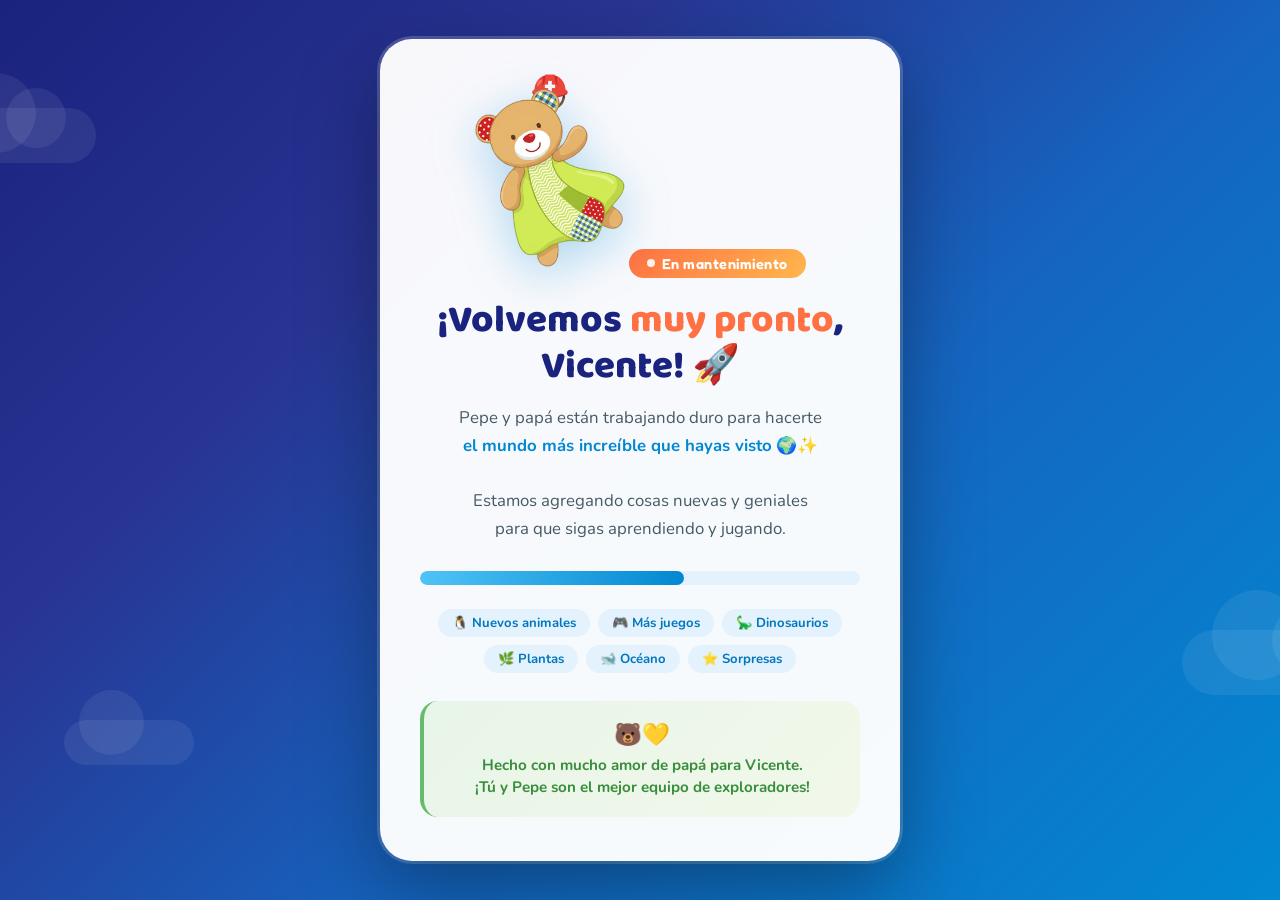
<file: index.html>
<!DOCTYPE html>
<html lang="es">
<head>
  <meta charset="UTF-8">
  <meta name="viewport" content="width=device-width, initial-scale=1.0">
  <title>🔧 En Mantenimiento — El Mundo de Vicente</title>
  <link rel="preconnect" href="https://fonts.googleapis.com">
  <link href="https://fonts.googleapis.com/css2?family=Baloo+2:wght@700;800&family=Nunito:wght@600;700;800&family=Fredoka:wght@600&display=swap" rel="stylesheet">
  <style>
    *, *::before, *::after { box-sizing: border-box; margin: 0; padding: 0; }

    body {
      min-height: 100vh;
      display: flex;
      align-items: center;
      justify-content: center;
      font-family: 'Nunito', sans-serif;
      background: linear-gradient(135deg, #1a237e 0%, #283593 30%, #1565C0 60%, #0288D1 100%);
      overflow: hidden;
      position: relative;
    }

    /* ── Estrellas de fondo ── */
    .estrellas { position: fixed; inset: 0; pointer-events: none; z-index: 0; }
    .estrella {
      position: absolute;
      border-radius: 50%;
      background: white;
      animation: parpadear var(--dur) ease-in-out infinite;
      opacity: 0;
    }
    @keyframes parpadear {
      0%, 100% { opacity: 0; transform: scale(0.8); }
      50%       { opacity: var(--op); transform: scale(1.2); }
    }

    /* ── Nubes decorativas ── */
    .nube {
      position: fixed;
      background: rgba(255,255,255,0.07);
      border-radius: 50px;
      animation: flotar-nube 18s ease-in-out infinite;
    }
    .nube::before, .nube::after {
      content: '';
      position: absolute;
      background: inherit;
      border-radius: 50%;
    }
    .n1 { width: 160px; height: 55px; top: 12%; left: -5%; animation-duration: 22s; }
    .n1::before { width: 80px; height: 80px; top: -35px; left: 20px; }
    .n1::after  { width: 60px; height: 60px; top: -20px; left: 70px; }
    .n2 { width: 200px; height: 65px; top: 70%; right: -8%; animation-duration: 26s; animation-delay: -8s; }
    .n2::before { width: 90px; height: 90px; top: -40px; left: 30px; }
    .n2::after  { width: 70px; height: 70px; top: -25px; left: 90px; }
    .n3 { width: 130px; height: 45px; bottom: 15%; left: 5%; animation-duration: 20s; animation-delay: -4s; }
    .n3::before { width: 65px; height: 65px; top: -30px; left: 15px; }
    @keyframes flotar-nube {
      0%, 100% { transform: translateX(0) translateY(0); }
      33%       { transform: translateX(30px) translateY(-10px); }
      66%       { transform: translateX(-20px) translateY(8px); }
    }

    /* ── Tarjeta principal ── */
    .tarjeta {
      position: relative;
      z-index: 10;
      background: rgba(255, 255, 255, 0.97);
      border-radius: 32px;
      padding: 50px 40px 44px;
      max-width: 520px;
      width: 90%;
      text-align: center;
      box-shadow:
        0 30px 80px rgba(0,0,0,0.35),
        0 0 0 3px rgba(255,255,255,0.2);
      animation: entrar 0.8s cubic-bezier(0.34,1.56,0.64,1) both;
    }
    @keyframes entrar {
      from { opacity: 0; transform: translateY(40px) scale(0.9); }
      to   { opacity: 1; transform: translateY(0) scale(1); }
    }

    /* ── Pepe ── */
    .pepe-wrap {
      position: relative;
      display: inline-block;
      margin-bottom: 10px;
    }
    .pepe-img {
      width: 150px;
      filter: drop-shadow(0 12px 24px rgba(2,136,209,0.3));
      animation: flotar-pepe 3.5s ease-in-out infinite;
    }
    @keyframes flotar-pepe {
      0%, 100% { transform: translateY(0) rotate(-2deg); }
      50%       { transform: translateY(-14px) rotate(2deg); }
    }
    .casco {
      position: absolute;
      top: -18px; left: 50%;
      transform: translateX(-50%);
      font-size: 2rem;
      animation: rotar-casco 4s ease-in-out infinite;
    }
    @keyframes rotar-casco {
      0%, 100% { transform: translateX(-50%) rotate(-8deg); }
      50%       { transform: translateX(-50%) rotate(8deg); }
    }

    /* ── Insignia ── */
    .insignia {
      display: inline-flex;
      align-items: center;
      gap: 7px;
      background: linear-gradient(135deg, #FF7043, #FFB74D);
      color: white;
      border-radius: 50px;
      padding: 6px 18px;
      font-family: 'Fredoka', sans-serif;
      font-size: 0.9rem;
      font-weight: 600;
      letter-spacing: 0.5px;
      margin-bottom: 20px;
      animation: pulsar-insignia 2s ease-in-out infinite;
    }
    @keyframes pulsar-insignia {
      0%, 100% { box-shadow: 0 0 0 0 rgba(255,112,67,0.5); }
      50%       { box-shadow: 0 0 0 8px rgba(255,112,67,0); }
    }
    .dot {
      width: 8px; height: 8px;
      background: rgba(255,255,255,0.9);
      border-radius: 50%;
      animation: parpadear-dot 1.2s ease-in-out infinite;
    }
    @keyframes parpadear-dot {
      0%, 100% { opacity: 1; } 50% { opacity: 0.3; }
    }

    /* ── Textos ── */
    h1 {
      font-family: 'Baloo 2', cursive;
      font-size: clamp(1.7rem, 5vw, 2.4rem);
      font-weight: 800;
      color: #1a237e;
      margin-bottom: 14px;
      line-height: 1.2;
    }
    h1 span { color: #FF7043; }

    .mensaje {
      color: #455a64;
      font-size: 1.05rem;
      line-height: 1.65;
      margin-bottom: 28px;
    }
    .mensaje strong { color: #0288D1; }

    /* ── Barra de progreso animada ── */
    .barra-wrap {
      background: #E3F2FD;
      border-radius: 50px;
      height: 14px;
      overflow: hidden;
      margin-bottom: 24px;
    }
    .barra {
      height: 100%;
      border-radius: 50px;
      background: linear-gradient(90deg, #4FC3F7, #0288D1, #AB47BC, #FF7043);
      background-size: 300% 100%;
      animation: mover-barra 2.5s linear infinite;
      width: 60%;
    }
    @keyframes mover-barra {
      0%   { background-position: 0% 50%; }
      100% { background-position: 300% 50%; }
    }

    /* ── Tags de trabajo ── */
    .trabajos {
      display: flex;
      flex-wrap: wrap;
      gap: 8px;
      justify-content: center;
      margin-bottom: 28px;
    }
    .tag {
      background: #E3F2FD;
      color: #0277BD;
      border-radius: 50px;
      padding: 5px 14px;
      font-size: 0.82rem;
      font-weight: 700;
    }

    /* ── Firma de papá ── */
    .firma {
      background: linear-gradient(135deg, #E8F5E9, #F1F8E9);
      border-radius: 18px;
      padding: 18px 22px;
      border-left: 4px solid #66BB6A;
    }
    .firma p {
      color: #388E3C;
      font-size: 0.95rem;
      font-weight: 700;
      line-height: 1.5;
    }
    .firma .corazon {
      font-size: 1.4rem;
      display: block;
      margin-bottom: 4px;
      animation: latir 1s ease-in-out infinite;
    }
    @keyframes latir {
      0%, 100% { transform: scale(1); }
      50%       { transform: scale(1.2); }
    }

    /* ── Responsive ── */
    @media (max-width: 480px) {
      .tarjeta { padding: 36px 24px 32px; }
      .pepe-img { width: 120px; }
    }
  </style>
</head>
<body>

<!-- Estrellas -->
<div class="estrellas" id="estrellas"></div>

<!-- Nubes -->
<div class="nube n1"></div>
<div class="nube n2"></div>
<div class="nube n3"></div>

<!-- Tarjeta -->
<div class="tarjeta">

  <!-- Pepe con casco de constructor -->
  <div class="pepe-wrap">
    <span class="casco">⛑️</span>
    <img src="img/general/png-pepe.png" alt="Pepe" class="pepe-img">
  </div>

  <!-- Estado -->
  <div class="insignia">
    <span class="dot"></span>
    En mantenimiento
  </div>

  <!-- Título -->
  <h1>¡Volvemos <span>muy pronto</span>, Vicente! 🚀</h1>

  <!-- Mensaje -->
  <p class="mensaje">
    Pepe y papá están trabajando duro para hacerte<br>
    <strong>el mundo más increíble que hayas visto</strong> 🌍✨<br><br>
    Estamos agregando cosas nuevas y geniales<br>
    para que sigas aprendiendo y jugando.
  </p>

  <!-- Barra de progreso -->
  <div class="barra-wrap">
    <div class="barra"></div>
  </div>

  <!-- Tags de lo que se está haciendo -->
  <div class="trabajos">
    <span class="tag">🐧 Nuevos animales</span>
    <span class="tag">🎮 Más juegos</span>
    <span class="tag">🦕 Dinosaurios</span>
    <span class="tag">🌿 Plantas</span>
    <span class="tag">🐋 Océano</span>
    <span class="tag">⭐ Sorpresas</span>
  </div>

  <!-- Firma -->
  <div class="firma">
    <span class="corazon">🐻💛</span>
    <p>Hecho con mucho amor de papá para Vicente.<br>
    ¡Tú y Pepe son el mejor equipo de exploradores!</p>
  </div>

</div>

<script>
  // Generar estrellas aleatorias
  const contenedor = document.getElementById('estrellas');
  for (let i = 0; i < 80; i++) {
    const s = document.createElement('div');
    s.className = 'estrella';
    const size = Math.random() * 3 + 1;
    s.style.cssText = `
      width:${size}px; height:${size}px;
      top:${Math.random()*100}%;
      left:${Math.random()*100}%;
      --dur:${(Math.random()*3+2).toFixed(1)}s;
      --op:${(Math.random()*0.6+0.2).toFixed(2)};
      animation-delay:-${(Math.random()*5).toFixed(1)}s;
    `;
    contenedor.appendChild(s);
  }
</script>

</body>
</html>
</file>
